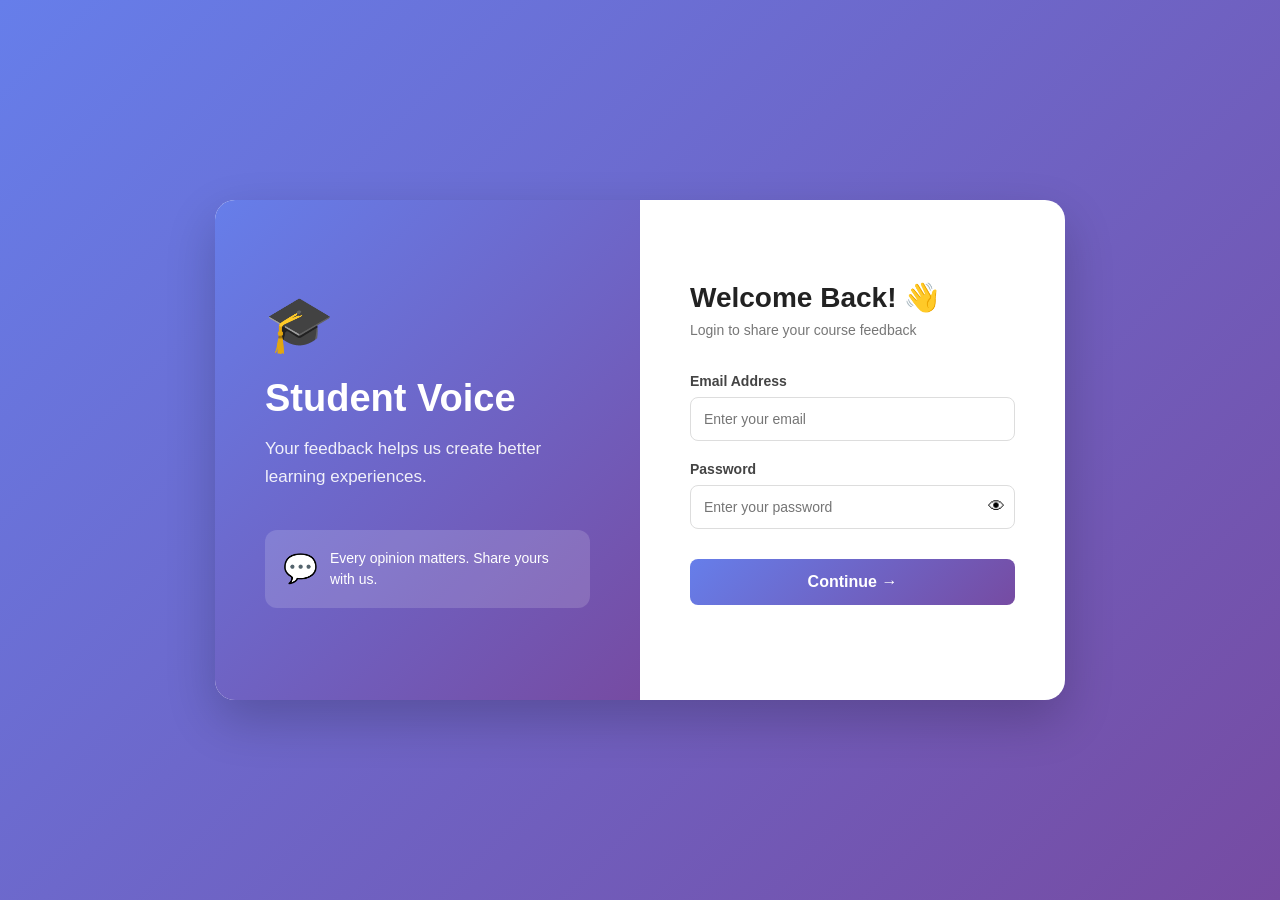
<file: index.html>
<!DOCTYPE html>
<html lang="en">

<head>

    <meta charset="UTF-8">

    <meta name="viewport" content="width=device-width, initial-scale=1.0">

    <title>Student Voice | Login</title>

    <link rel="stylesheet" href="css/style.css">

</head>

<body>

    <div class="login-container">

        <!-- Left Section -->
        <div class="welcome-section">

            <div class="logo">🎓</div>

            <h1>Student Voice</h1>

            <p>
                Your feedback helps us create
                better learning experiences.
            </p>

            <div class="welcome-message">
                <span>💬</span>
                <p>
                    Every opinion matters.
                    Share yours with us.
                </p>
            </div>

        </div>


        <!-- Right Section -->
        <div class="login-section">

            <h2>Welcome Back! 👋</h2>

            <p class="subtitle">
                Login to share your course feedback
            </p>


            <form id="loginForm">

                <!-- Email -->

                <div class="input-group">

                    <label for="email">
                        Email Address
                    </label>

                    <input
                        type="email"
                        id="email"
                        placeholder="Enter your email"
                    >

                </div>


                <!-- Password -->

                <div class="input-group">

                    <label for="password">
                        Password
                    </label>

                    <div class="password-box">

                        <input
                            type="password"
                            id="password"
                            placeholder="Enter your password"
                        >

                        <button
                            type="button"
                            id="togglePassword">
                            👁
                        </button>

                    </div>

                </div>


                <button
                    type="submit"
                    class="login-button">

                    Continue →

                </button>


                <p id="loginMessage"></p>

            </form>

        </div>

    </div>


    <script src="js/script.js"></script>

</body>

</html>
</file>
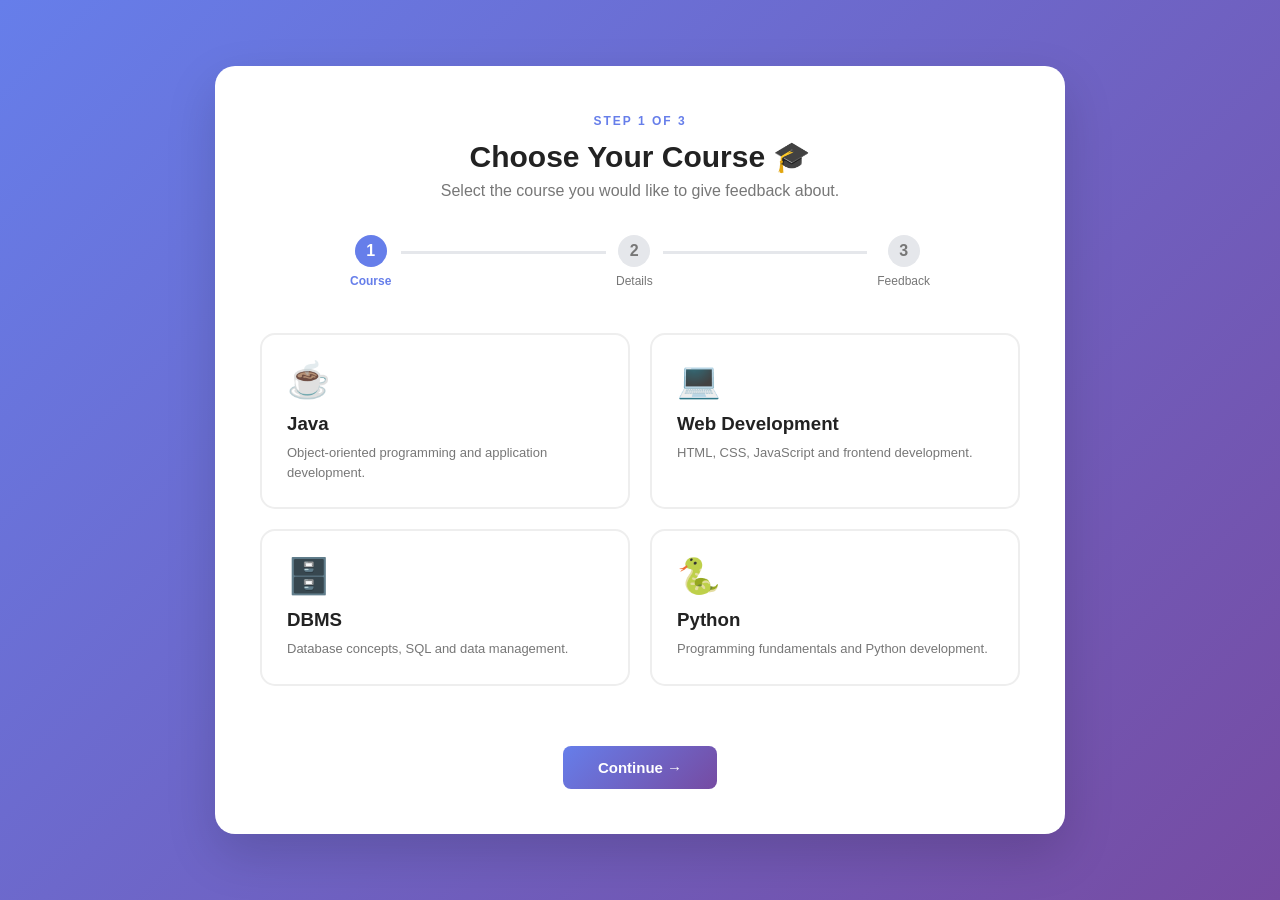
<file: course.html>
<!DOCTYPE html>
<html lang="en">

<head>

    <meta charset="UTF-8">

    <meta name="viewport" content="width=device-width, initial-scale=1.0">

    <title>Student Voice | Select Course</title>

    <link rel="stylesheet" href="css/style.css">

</head>

<body>

    <div class="course-container">

        <!-- Header -->

        <div class="course-header">

            <span class="step-label">
                STEP 1 OF 3
            </span>

            <h1>Choose Your Course 🎓</h1>

            <p>
                Select the course you would like to
                give feedback about.
            </p>

        </div>


        <!-- Progress -->

        <div class="progress-container">

            <div class="progress-line"></div>

            <div class="progress-step active">
                <span>1</span>
                <p>Course</p>
            </div>

            <div class="progress-step">
                <span>2</span>
                <p>Details</p>
            </div>

            <div class="progress-step">
                <span>3</span>
                <p>Feedback</p>
            </div>

        </div>


        <!-- Course Cards -->

        <div class="course-grid">

            <div class="course-card"
                 data-course="Java">

                <div class="course-icon">
                    ☕
                </div>

                <h3>Java</h3>

                <p>
                    Object-oriented programming
                    and application development.
                </p>

            </div>


            <div class="course-card"
                 data-course="Web Development">

                <div class="course-icon">
                    💻
                </div>

                <h3>Web Development</h3>

                <p>
                    HTML, CSS, JavaScript and
                    frontend development.
                </p>

            </div>


            <div class="course-card"
                 data-course="DBMS">

                <div class="course-icon">
                    🗄️
                </div>

                <h3>DBMS</h3>

                <p>
                    Database concepts, SQL and
                    data management.
                </p>

            </div>


            <div class="course-card"
                 data-course="Python">

                <div class="course-icon">
                    🐍
                </div>

                <h3>Python</h3>

                <p>
                    Programming fundamentals and
                    Python development.
                </p>

            </div>

        </div>


        <!-- Selected course -->

        <p id="selectedCourse"></p>


        <!-- Continue button -->

        <button id="continueButton"
                class="continue-button">

            Continue →

        </button>

    </div>


    <script src="js/course.js"></script>

</body>

</html>
</file>
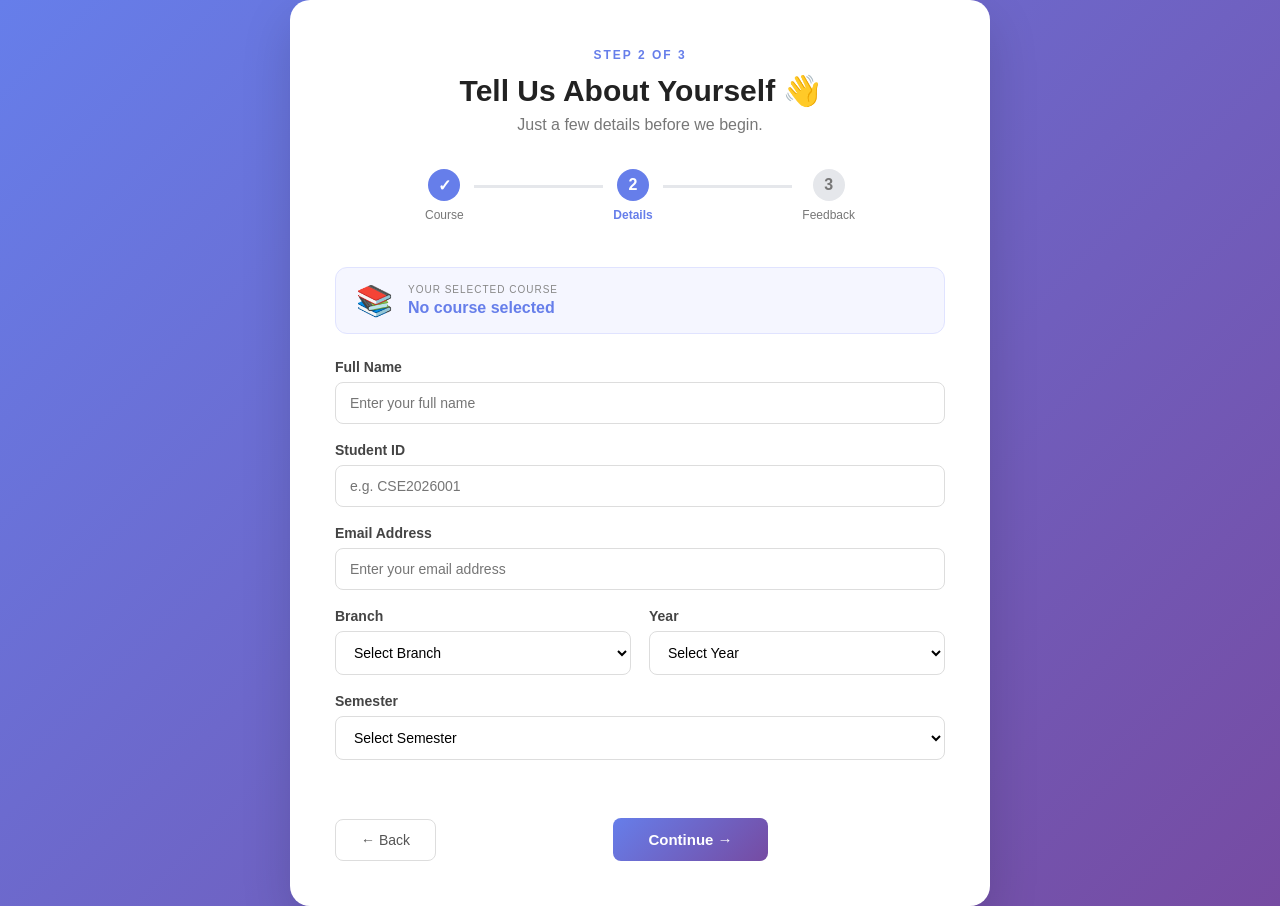
<file: details.html>
<!DOCTYPE html>
<html lang="en">

<head>

    <meta charset="UTF-8">

    <meta name="viewport" content="width=device-width, initial-scale=1.0">

    <title>Student Voice | Personal Details</title>

    <link rel="stylesheet" href="css/style.css">

</head>

<body>

    <div class="details-container">

        <!-- Header -->

        <div class="details-header">

            <span class="step-label">
                STEP 2 OF 3
            </span>

            <h1>Tell Us About Yourself 👋</h1>

            <p>
                Just a few details before we begin.
            </p>

        </div>


        <!-- Progress -->

        <div class="progress-container">

            <div class="progress-line"></div>


            <div class="progress-step completed">

                <span>✓</span>

                <p>Course</p>

            </div>


            <div class="progress-step active">

                <span>2</span>

                <p>Details</p>

            </div>


            <div class="progress-step">

                <span>3</span>

                <p>Feedback</p>

            </div>

        </div>


        <!-- Selected course -->

        <div class="selected-course-box">

            <span>📚</span>

            <div>

                <small>YOUR SELECTED COURSE</small>

                <strong id="courseName">
                    Loading...
                </strong>

            </div>

        </div>


        <!-- Details form -->

        <form id="detailsForm">


            <!-- Full Name -->

            <div class="form-group">

                <label for="fullName">
                    Full Name
                </label>

                <input
                    type="text"
                    id="fullName"
                    placeholder="Enter your full name"
                >

            </div>


            <!-- Student ID -->

            <div class="form-group">

                <label for="studentId">
                    Student ID
                </label>

                <input
                    type="text"
                    id="studentId"
                    placeholder="e.g. CSE2026001"
                >

            </div>
            
<!-- Email -->

<div class="form-group">

    <label for="email">
        Email Address
    </label>

    <input
        type="email"
        id="email"
        placeholder="Enter your email address"
        required
    >

</div>



            <!-- Branch -->

            <div class="form-row">

                <div class="form-group">

                    <label for="branch">
                        Branch
                    </label>

                    <select id="branch">

                        <option value="">
                            Select Branch
                        </option>

                        <option value="CSE">
                            Computer Science
                        </option>

                        <option value="IT">
                            Information Technology
                        </option>

                        <option value="ENTC">
                            Electronics & Telecommunication
                        </option>

                        <option value="Mechanical">
                            Mechanical
                        </option>

                        <option value="Civil">
                            Civil
                        </option>

                    </select>

                </div>


                <!-- Year -->

                <div class="form-group">

                    <label for="year">
                        Year
                    </label>

                    <select id="year">

                        <option value="">
                            Select Year
                        </option>

                        <option value="1st Year">
                            1st Year
                        </option>

                        <option value="2nd Year">
                            2nd Year
                        </option>

                        <option value="3rd Year">
                            3rd Year
                        </option>

                        <option value="Final Year">
                            Final Year
                        </option>

                    </select>

                </div>

            </div>


            <!-- Semester -->

            <div class="form-group">

                <label for="semester">
                    Semester
                </label>

                <select id="semester">

                    <option value="">
                        Select Semester
                    </option>

                    <option value="1">
                        Semester 1
                    </option>

                    <option value="2">
                        Semester 2
                    </option>

                    <option value="3">
                        Semester 3
                    </option>

                    <option value="4">
                        Semester 4
                    </option>

                    <option value="5">
                        Semester 5
                    </option>

                    <option value="6">
                        Semester 6
                    </option>

                    <option value="7">
                        Semester 7
                    </option>

                    <option value="8">
                        Semester 8
                    </option>

                </select>

            </div>


            <!-- Message -->

            <p id="detailsMessage"></p>


            <!-- Buttons -->

            <div class="details-buttons">

                <button
                    type="button"
                    id="backButton"
                    class="back-button">

                    ← Back

                </button>


                <button
                    type="submit"
                    class="continue-button">

                    Continue →

                </button>

            </div>

        </form>

    </div>


    <script src="js/details.js"></script>

</body>

</html>
</file>
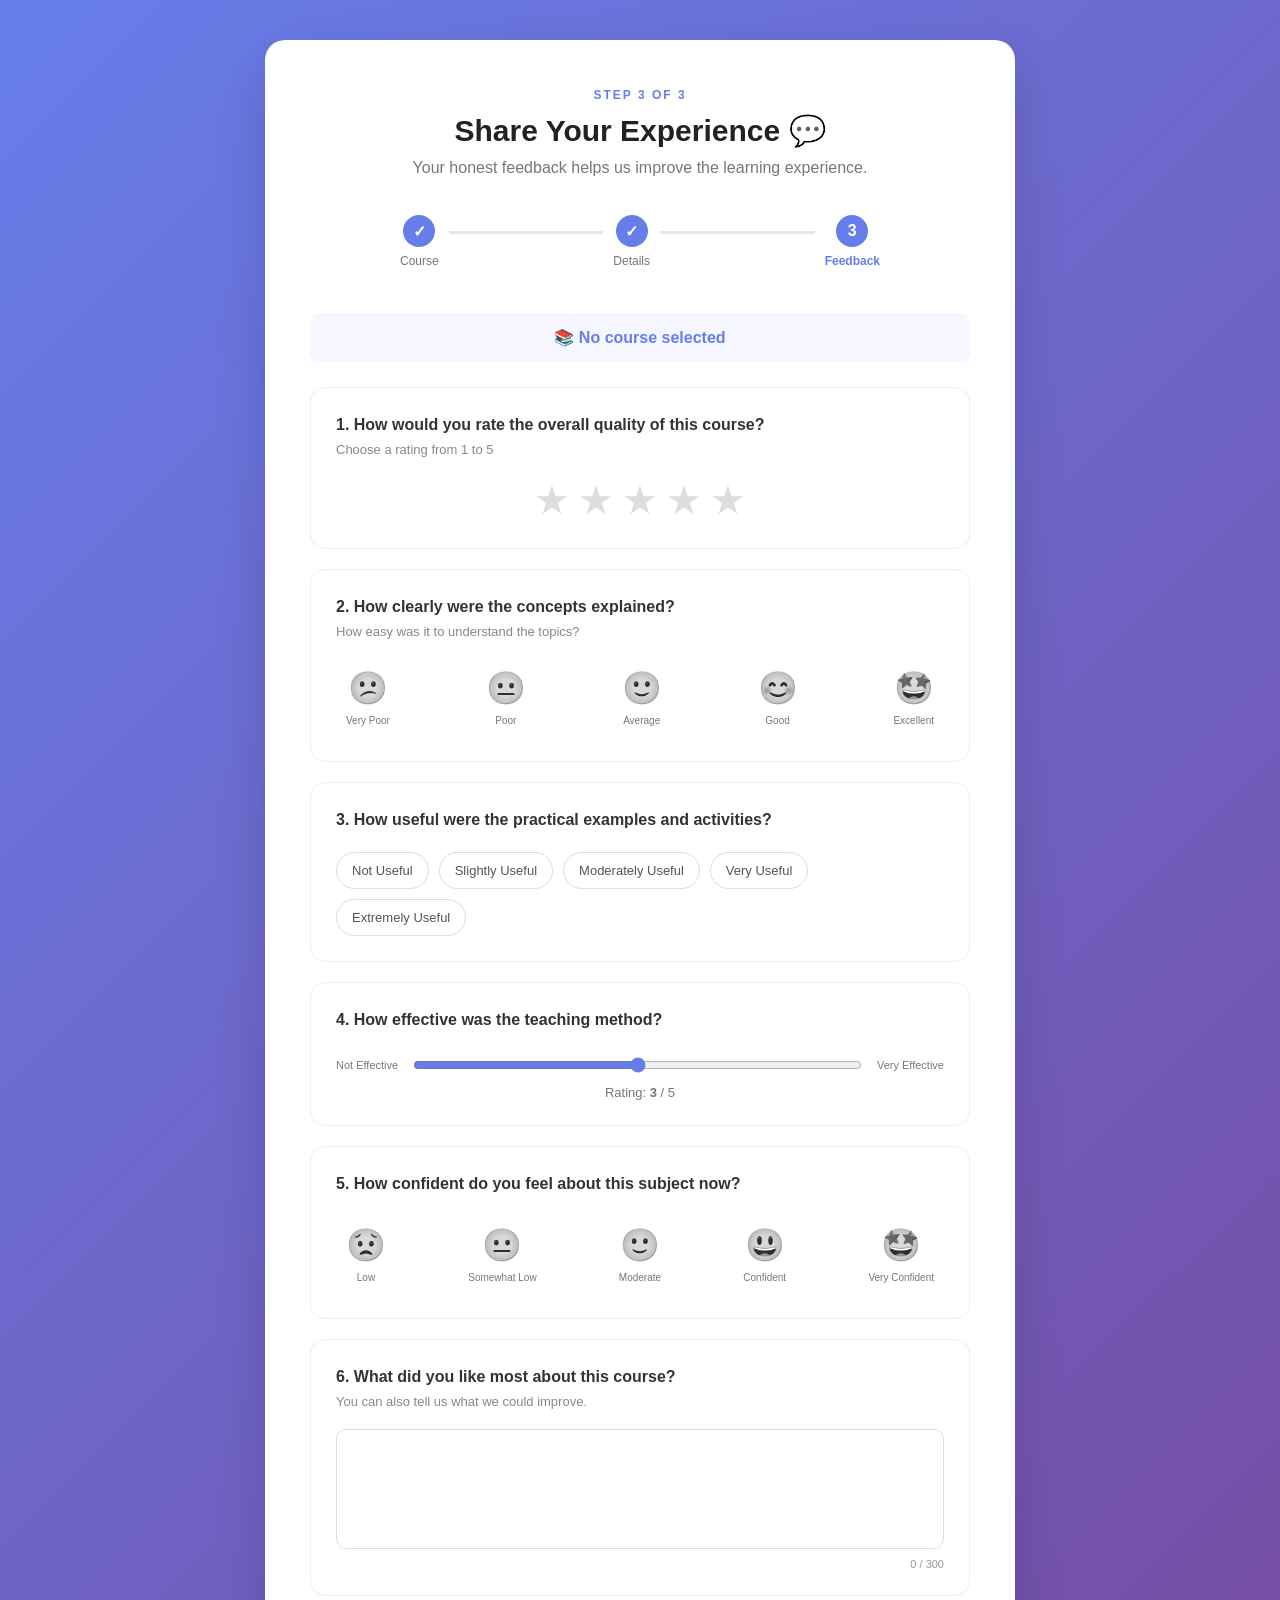
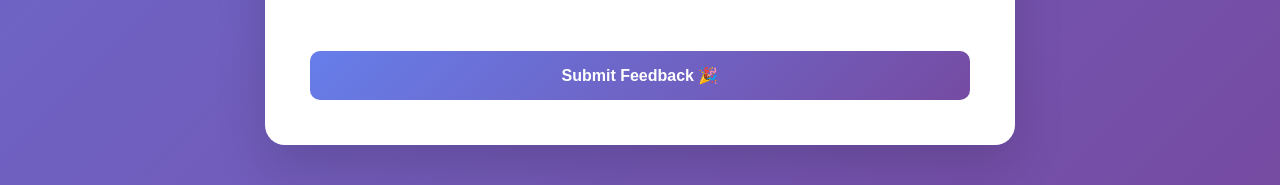
<file: feedback.html>
<!DOCTYPE html>
<html lang="en">

<head>

    <meta charset="UTF-8">

    <meta name="viewport"
          content="width=device-width, initial-scale=1.0">

    <title>Student Voice | Feedback</title>

    <link rel="stylesheet"
          href="css/style.css">

</head>

<body>

    <div class="feedback-container">


        <!-- Header -->

        <div class="feedback-header">

            <span class="step-label">
                STEP 3 OF 3
            </span>

            <h1>Share Your Experience 💬</h1>

            <p>
                Your honest feedback helps us
                improve the learning experience.
            </p>

        </div>


        <!-- Progress -->

        <div class="progress-container">

            <div class="progress-line"></div>


            <div class="progress-step completed">

                <span>✓</span>

                <p>Course</p>

            </div>


            <div class="progress-step completed">

                <span>✓</span>

                <p>Details</p>

            </div>


            <div class="progress-step active">

                <span>3</span>

                <p>Feedback</p>

            </div>

        </div>


        <!-- Selected course -->

        <div class="feedback-course">

            📚 <strong id="courseName">
                Loading...
            </strong>

        </div>


        <form id="feedbackForm">


            <!-- Question 1 -->

            <div class="question-card">

                <h3>
                    1. How would you rate the
                    overall quality of this course?
                </h3>

                <p class="question-hint">
                    Choose a rating from 1 to 5
                </p>


                <div class="star-rating">

                    <input type="radio"
                           name="overall"
                           value="1"
                           id="overall1">

                    <label for="overall1">★</label>


                    <input type="radio"
                           name="overall"
                           value="2"
                           id="overall2">

                    <label for="overall2">★</label>


                    <input type="radio"
                           name="overall"
                           value="3"
                           id="overall3">

                    <label for="overall3">★</label>


                    <input type="radio"
                           name="overall"
                           value="4"
                           id="overall4">

                    <label for="overall4">★</label>


                    <input type="radio"
                           name="overall"
                           value="5"
                           id="overall5">

                    <label for="overall5">★</label>

                </div>

            </div>


            <!-- Question 2 -->

            <div class="question-card">

                <h3>
                    2. How clearly were the concepts
                    explained?
                </h3>

                <p class="question-hint">
                    How easy was it to understand
                    the topics?
                </p>


                <div class="emoji-options">

                    <label>

                        <input type="radio"
                               name="clarity"
                               value="1">

                        <span>😕</span>

                        <small>Very Poor</small>

                    </label>


                    <label>

                        <input type="radio"
                               name="clarity"
                               value="2">

                        <span>😐</span>

                        <small>Poor</small>

                    </label>


                    <label>

                        <input type="radio"
                               name="clarity"
                               value="3">

                        <span>🙂</span>

                        <small>Average</small>

                    </label>


                    <label>

                        <input type="radio"
                               name="clarity"
                               value="4">

                        <span>😊</span>

                        <small>Good</small>

                    </label>


                    <label>

                        <input type="radio"
                               name="clarity"
                               value="5">

                        <span>🤩</span>

                        <small>Excellent</small>

                    </label>

                </div>

            </div>


            <!-- Question 3 -->

            <div class="question-card">

                <h3>
                    3. How useful were the practical
                    examples and activities?
                </h3>


                <div class="option-group">

                    <label>

                        <input type="radio"
                               name="practical"
                               value="1">

                        <span>Not Useful</span>

                    </label>


                    <label>

                        <input type="radio"
                               name="practical"
                               value="2">

                        <span>Slightly Useful</span>

                    </label>


                    <label>

                        <input type="radio"
                               name="practical"
                               value="3">

                        <span>Moderately Useful</span>

                    </label>


                    <label>

                        <input type="radio"
                               name="practical"
                               value="4">

                        <span>Very Useful</span>

                    </label>


                    <label>

                        <input type="radio"
                               name="practical"
                               value="5">

                        <span>Extremely Useful</span>

                    </label>

                </div>

            </div>


            <!-- Question 4 -->

            <div class="question-card">

                <h3>
                    4. How effective was the teaching
                    method?
                </h3>

                <div class="slider-container">

                    <span>Not Effective</span>

                    <input
                        type="range"
                        id="teaching"
                        name="teaching"
                        min="1"
                        max="5"
                        value="3">

                    <span>Very Effective</span>

                </div>

                <div class="slider-value">

                    Rating:
                    <strong id="teachingValue">
                        3
                    </strong>
                    / 5

                </div>

            </div>


            <!-- Question 5 -->

            <div class="question-card">

                <h3>
                    5. How confident do you feel about
                    this subject now?
                </h3>

                <div class="confidence-options">

                    <label>

                        <input type="radio"
                               name="confidence"
                               value="1">

                        <span>😟</span>

                        <small>Low</small>

                    </label>


                    <label>

                        <input type="radio"
                               name="confidence"
                               value="2">

                        <span>😐</span>

                        <small>Somewhat Low</small>

                    </label>


                    <label>

                        <input type="radio"
                               name="confidence"
                               value="3">

                        <span>🙂</span>

                        <small>Moderate</small>

                    </label>


                    <label>

                        <input type="radio"
                               name="confidence"
                               value="4">

                        <span>😃</span>

                        <small>Confident</small>

                    </label>


                    <label>

                        <input type="radio"
                               name="confidence"
                               value="5">

                        <span>🤩</span>

                        <small>Very Confident</small>

                    </label>

                </div>

            </div>


            <!-- Question 6 -->

            <div class="question-card">

                <h3>
                    6. What did you like most about
                    this course?
                </h3>

                <p class="question-hint">
                    You can also tell us what we
                    could improve.
                </p>


                <textarea
                    id="comments"
                    placeholder="Share your thoughts...">
                </textarea>


                <div class="character-count">

                    <span id="charCount">0</span>
                    / 300

                </div>

            </div>


            <!-- Message -->

            <p id="feedbackMessage"></p>


            <!-- Submit -->

            <button
                type="submit"
                class="submit-feedback">

                Submit Feedback 🎉

            </button>


        </form>

    </div>


    <script src="js/feedback.js"></script>

</body>

</html>
</file>
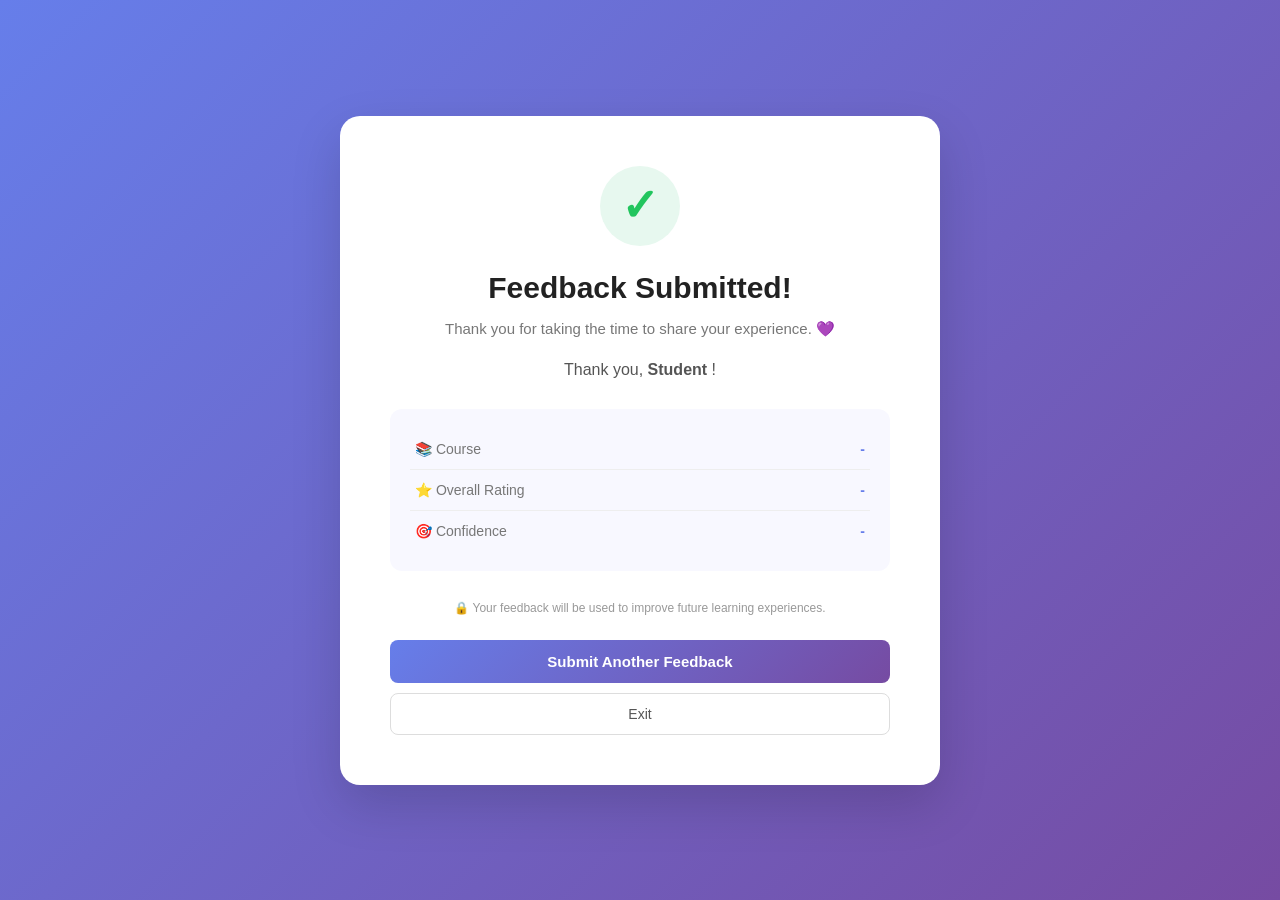
<file: thankyou.html>
<!DOCTYPE html>
<html lang="en">

<head>

    <meta charset="UTF-8">

    <meta name="viewport"
          content="width=device-width, initial-scale=1.0">

    <title>Student Voice | Thank You</title>

    <link rel="stylesheet"
          href="css/style.css">

</head>

<body>

    <div class="thankyou-container">


        <!-- Success Icon -->

        <div class="success-icon">

            ✓

        </div>


        <h1>
            Feedback Submitted!
        </h1>


        <p class="thankyou-subtitle">

            Thank you for taking the time
            to share your experience. 💜

        </p>


        <!-- Student name -->

        <p class="student-greeting">

            Thank you,
            <strong id="studentName">
                Student
            </strong>!

        </p>


        <!-- Summary -->

        <div class="feedback-summary">


            <div class="summary-item">

                <span>📚 Course</span>

                <strong id="courseName">
                    -
                </strong>

            </div>


            <div class="summary-item">

                <span>⭐ Overall Rating</span>

                <strong id="overallRating">
                    -
                </strong>

            </div>


            <div class="summary-item">

                <span>🎯 Confidence</span>

                <strong id="confidence">
                    -
                </strong>

            </div>


        </div>


        <p class="privacy-note">

            🔒 Your feedback will be used to
            improve future learning experiences.

        </p>


        <!-- Buttons -->

        <div class="thankyou-buttons">

            <button
                id="newFeedback"
                class="continue-button">

                Submit Another Feedback

            </button>


            <button
                id="exitButton"
                class="back-button">

                Exit

            </button>

        </div>


    </div>


    <script src="js/thankyou.js"></script>

</body>

</html>
</file>
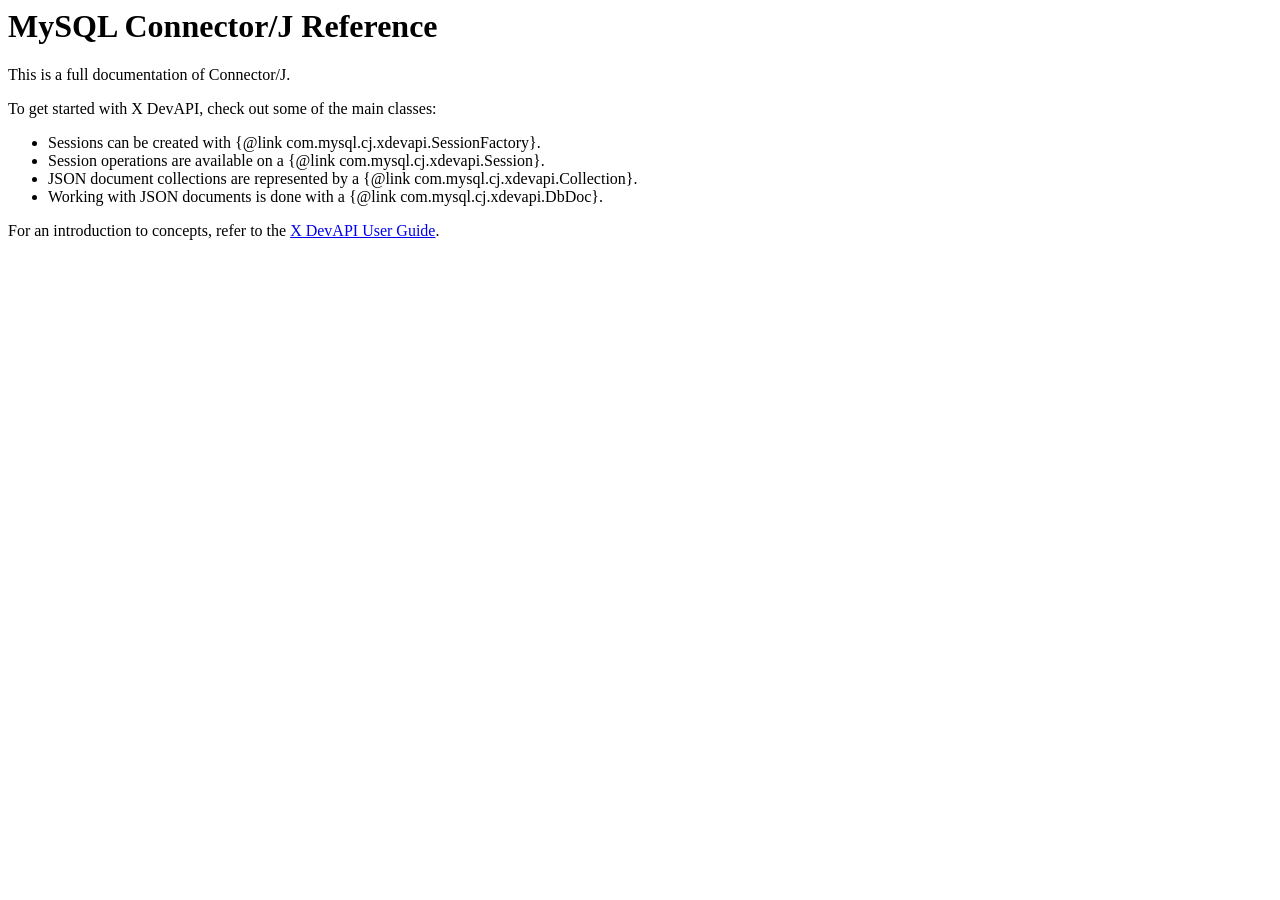
<file: backend/lib/mysql-connector-j-26.7.0/mysql-connector-j-26.7.0/src/main/doc/connector-j-overview.html>
<body>
  <h1>MySQL Connector/J Reference</h1>

  <p>This is a full documentation of Connector/J.</p>

  <p>To get started with X DevAPI, check out some of the main classes:</p>

  <ul>
    <li>Sessions can be created with {@link com.mysql.cj.xdevapi.SessionFactory}.</li>
    <li>Session operations are available on a {@link com.mysql.cj.xdevapi.Session}.</li>
    <li>JSON document collections are represented by a {@link com.mysql.cj.xdevapi.Collection}.</li>
    <li>Working with JSON documents is done with a {@link com.mysql.cj.xdevapi.DbDoc}.</li>
  </ul>

  <p>For an introduction to concepts, refer to the <a href="http://dev.mysql.com/doc/x-devapi-userguide/en/index.html" target="_blank">X DevAPI User
      Guide</a>.</p>
</body>
</file>
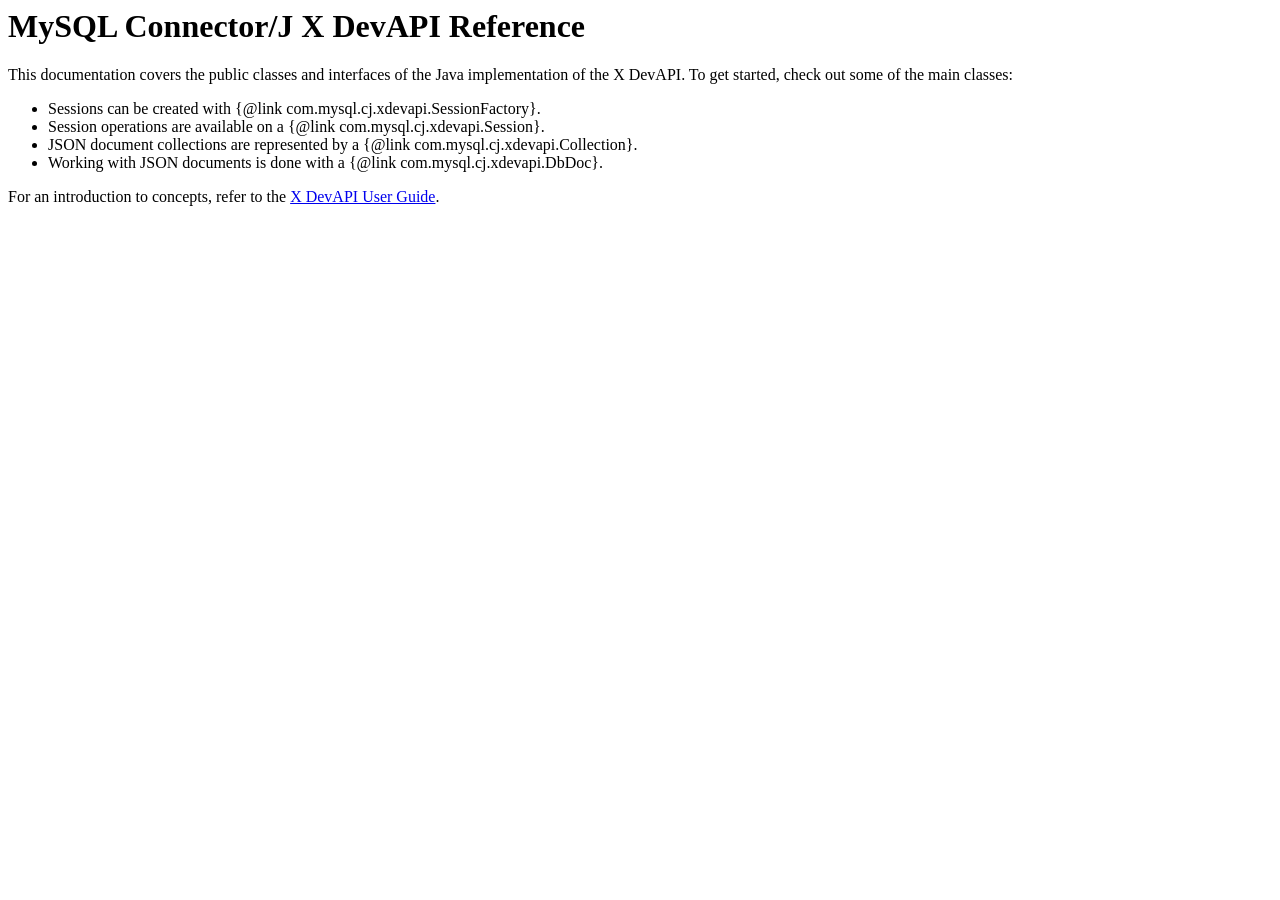
<file: backend/lib/mysql-connector-j-26.7.0/mysql-connector-j-26.7.0/src/main/doc/mysqlx-overview.html>
<body>
  <h1>MySQL Connector/J X DevAPI Reference</h1>

  <p>This documentation covers the public classes and interfaces of the Java implementation of the X DevAPI. To get started, check out some of the main
      classes:</p>

  <ul>
    <li>Sessions can be created with {@link com.mysql.cj.xdevapi.SessionFactory}.</li>
    <li>Session operations are available on a {@link com.mysql.cj.xdevapi.Session}.</li>
    <li>JSON document collections are represented by a {@link com.mysql.cj.xdevapi.Collection}.</li>
    <li>Working with JSON documents is done with a {@link com.mysql.cj.xdevapi.DbDoc}.</li>
  </ul>

  <p>For an introduction to concepts, refer to the <a href="http://dev.mysql.com/doc/x-devapi-userguide/en/index.html" target="_blank">X DevAPI User
      Guide</a>.</p>
</body>
</file>
<file: css/style.css>
* {
    margin: 0;
    padding: 0;
    box-sizing: border-box;
}


body {
    font-family: Arial, sans-serif;

    min-height: 100vh;

    display: flex;
    justify-content: center;
    align-items: center;

    background: linear-gradient(
        135deg,
        #667eea,
        #764ba2
    );
}


/* Main container */

.login-container {

    width: 850px;

    min-height: 500px;

    background: white;

    border-radius: 20px;

    overflow: hidden;

    display: flex;

    box-shadow:
        0 20px 50px rgba(0, 0, 0, 0.2);
}


/* Left side */

.welcome-section {

    width: 50%;

    background: linear-gradient(
        135deg,
        #667eea,
        #764ba2
    );

    color: white;

    padding: 50px;

    display: flex;

    flex-direction: column;

    justify-content: center;
}


.logo {

    font-size: 55px;

    margin-bottom: 20px;
}


.welcome-section h1 {

    font-size: 38px;

    margin-bottom: 15px;
}


.welcome-section > p {

    font-size: 17px;

    line-height: 1.6;

    opacity: 0.9;
}


/* Small message card */

.welcome-message {

    margin-top: 40px;

    padding: 18px;

    background: rgba(255, 255, 255, 0.15);

    border-radius: 12px;

    display: flex;

    gap: 12px;

    align-items: center;
}


.welcome-message span {

    font-size: 28px;
}


.welcome-message p {

    font-size: 14px;

    line-height: 1.5;
}


/* Right side */

.login-section {

    width: 50%;

    padding: 60px 50px;

    display: flex;

    flex-direction: column;

    justify-content: center;
}


.login-section h2 {

    font-size: 28px;

    color: #222;

    margin-bottom: 8px;
}


.subtitle {

    color: #777;

    font-size: 14px;

    margin-bottom: 35px;
}


/* Input */

.input-group {

    margin-bottom: 20px;
}


.input-group label {

    display: block;

    font-size: 14px;

    font-weight: bold;

    color: #444;

    margin-bottom: 8px;
}


.input-group input {

    width: 100%;

    padding: 13px;

    border: 1px solid #ddd;

    border-radius: 8px;

    outline: none;

    font-size: 14px;

    transition: 0.3s;
}


.input-group input:focus {

    border-color: #667eea;

    box-shadow:
        0 0 0 3px rgba(102, 126, 234, 0.1);
}


/* Password */

.password-box {

    position: relative;
}


.password-box input {

    padding-right: 45px;
}


.password-box button {

    position: absolute;

    right: 10px;

    top: 50%;

    transform: translateY(-50%);

    border: none;

    background: none;

    cursor: pointer;

    font-size: 17px;
}


/* Login button */

.login-button {

    width: 100%;

    padding: 14px;

    margin-top: 10px;

    border: none;

    border-radius: 8px;

    background: linear-gradient(
        135deg,
        #667eea,
        #764ba2
    );

    color: white;

    font-size: 16px;

    font-weight: bold;

    cursor: pointer;

    transition: 0.3s;
}


.login-button:hover {

    transform: translateY(-2px);

    box-shadow:
        0 8px 20px rgba(102, 126, 234, 0.3);
}


/* Error / success message */

#loginMessage {

    text-align: center;

    margin-top: 15px;

    font-size: 14px;
}


/* Mobile */

@media (max-width: 750px) {

    .login-container {

        width: 90%;

        flex-direction: column;
    }

    .welcome-section,
    .login-section {

        width: 100%;
    }

    .welcome-section {

        padding: 35px;
    }

    .login-section {

        padding: 40px 30px;
    }

}
/* =================================
   COURSE SELECTION PAGE
================================= */

.course-container {

    width: 850px;

    min-height: 600px;

    background: white;

    border-radius: 20px;

    padding: 45px;

    box-shadow:
        0 20px 50px rgba(0, 0, 0, 0.15);
}


/* Header */

.course-header {

    text-align: center;

    margin-bottom: 30px;
}


.step-label {

    color: #667eea;

    font-size: 12px;

    font-weight: bold;

    letter-spacing: 2px;
}


.course-header h1 {

    margin-top: 10px;

    font-size: 30px;

    color: #222;
}


.course-header p {

    margin-top: 8px;

    color: #777;
}


/* Progress */

.progress-container {

    position: relative;

    display: flex;

    justify-content: space-between;

    margin: 35px 80px 45px;
}


.progress-line {

    position: absolute;

    top: 16px;

    left: 10px;

    right: 10px;

    height: 3px;

    background: #e5e7eb;

    z-index: 0;
}


.progress-step {

    position: relative;

    z-index: 1;

    text-align: center;

    background: white;

    padding: 0 10px;
}


.progress-step span {

    width: 32px;

    height: 32px;

    display: flex;

    align-items: center;

    justify-content: center;

    margin: auto;

    border-radius: 50%;

    background: #e5e7eb;

    color: #777;

    font-weight: bold;
}


.progress-step.active span {

    background: #667eea;

    color: white;
}


.progress-step p {

    font-size: 12px;

    margin-top: 7px;

    color: #777;
}


.progress-step.active p {

    color: #667eea;

    font-weight: bold;
}


/* Course cards */

.course-grid {

    display: grid;

    grid-template-columns: 1fr 1fr;

    gap: 20px;
}


.course-card {

    padding: 25px;

    border: 2px solid #eee;

    border-radius: 15px;

    cursor: pointer;

    transition: all 0.25s ease;

    position: relative;
}


.course-card:hover {

    transform: translateY(-5px);

    border-color: #a5b4fc;

    box-shadow:
        0 10px 25px rgba(102, 126, 234, 0.15);
}


.course-card.selected {

    border-color: #667eea;

    background: #f5f6ff;

    box-shadow:
        0 8px 25px rgba(102, 126, 234, 0.2);
}


.course-icon {

    font-size: 35px;

    margin-bottom: 12px;
}


.course-card h3 {

    margin-bottom: 8px;

    color: #222;
}


.course-card p {

    color: #777;

    font-size: 13px;

    line-height: 1.5;
}


/* Selected message */

#selectedCourse {

    text-align: center;

    margin: 20px 0;

    color: #667eea;

    font-weight: bold;

    min-height: 20px;
}


/* Continue */

.continue-button {

    display: block;

    margin: auto;

    padding: 13px 35px;

    border: none;

    border-radius: 8px;

    background: linear-gradient(
        135deg,
        #667eea,
        #764ba2
    );

    color: white;

    font-size: 15px;

    font-weight: bold;

    cursor: pointer;

    transition: 0.3s;
}


.continue-button:hover {

    transform: translateY(-2px);

    box-shadow:
        0 8px 20px rgba(102, 126, 234, 0.3);
}
/* =================================
   PERSONAL DETAILS PAGE
================================= */

.details-container {

    width: 700px;

    min-height: 650px;

    background: white;

    border-radius: 20px;

    padding: 45px;

    box-shadow:
        0 20px 50px rgba(0, 0, 0, 0.15);
}


/* Header */

.details-header {

    text-align: center;

    margin-bottom: 25px;
}


.details-header h1 {

    margin-top: 10px;

    font-size: 30px;

    color: #222;
}


.details-header p {

    margin-top: 8px;

    color: #777;
}


/* Completed progress step */

.progress-step.completed span {

    background: #667eea;

    color: white;
}


/* Selected course */

.selected-course-box {

    display: flex;

    align-items: center;

    gap: 15px;

    padding: 15px 20px;

    margin-bottom: 25px;

    background: #f5f6ff;

    border: 1px solid #e0e3ff;

    border-radius: 12px;
}


.selected-course-box > span {

    font-size: 30px;
}


.selected-course-box small {

    display: block;

    color: #888;

    font-size: 10px;

    letter-spacing: 1px;

    margin-bottom: 4px;
}


.selected-course-box strong {

    display: block;

    color: #667eea;

    font-size: 16px;
}


/* Form */

.form-group {

    margin-bottom: 18px;
}


.form-group label {

    display: block;

    font-size: 14px;

    font-weight: bold;

    color: #444;

    margin-bottom: 7px;
}


.form-group input,
.form-group select {

    width: 100%;

    padding: 12px 14px;

    border: 1px solid #ddd;

    border-radius: 8px;

    outline: none;

    font-size: 14px;

    background: white;

    transition: 0.3s;
}


.form-group input:focus,
.form-group select:focus {

    border-color: #667eea;

    box-shadow:
        0 0 0 3px rgba(102, 126, 234, 0.1);
}


/* Two-column row */

.form-row {

    display: grid;

    grid-template-columns: 1fr 1fr;

    gap: 18px;
}


/* Buttons */

.details-buttons {

    display: flex;

    justify-content: space-between;

    align-items: center;

    margin-top: 20px;
}


.back-button {

    padding: 12px 25px;

    border: 1px solid #ddd;

    background: white;

    color: #555;

    border-radius: 8px;

    font-size: 14px;

    cursor: pointer;

    transition: 0.3s;
}


.back-button:hover {

    background: #f5f5f5;

}


/* Error message */

#detailsMessage {

    text-align: center;

    font-size: 14px;

    min-height: 20px;

    margin-top: 5px;
}


/* Mobile */

@media (max-width: 700px) {

    .details-container {

        width: 90%;

        padding: 30px 25px;
    }

    .form-row {

        grid-template-columns: 1fr;
        
        gap: 0;
    }

    .details-buttons {

        gap: 15px;
    }

}
/* =================================
   FEEDBACK PAGE
================================= */

.feedback-container {

    width: 750px;

    margin: 40px auto;

    background: white;

    border-radius: 20px;

    padding: 45px;

    box-shadow:
        0 20px 50px rgba(0, 0, 0, 0.15);
}


/* Header */

.feedback-header {

    text-align: center;

    margin-bottom: 25px;
}


.feedback-header h1 {

    margin-top: 10px;

    font-size: 30px;

    color: #222;
}


.feedback-header p {

    margin-top: 8px;

    color: #777;

    line-height: 1.5;
}


/* Course */

.feedback-course {

    padding: 15px 20px;

    background: #f5f6ff;

    border-radius: 10px;

    margin-bottom: 25px;

    color: #667eea;

    text-align: center;
}


/* Question */

.question-card {

    padding: 25px;

    border: 1px solid #eee;

    border-radius: 15px;

    margin-bottom: 20px;

    transition: 0.3s;
}


.question-card:hover {

    border-color: #d8dcff;

    box-shadow:
        0 5px 20px rgba(102, 126, 234, 0.08);
}


.question-card h3 {

    font-size: 16px;

    color: #333;

    line-height: 1.5;
}


.question-hint {

    font-size: 13px;

    color: #888;

    margin-top: 5px;

    margin-bottom: 20px;
}


/* =================================
   STAR RATING
================================= */

.star-rating {

    display: flex;

    flex-direction: row-reverse;

    justify-content: center;

    gap: 8px;
}


.star-rating input {

    display: none;
}


.star-rating label {

    font-size: 40px;

    color: #ddd;

    cursor: pointer;

    transition: 0.2s;
}


.star-rating label:hover,
.star-rating label:hover ~ label {

    color: #ffc107;
}


.star-rating input:checked ~ label {

    color: #ffc107;
}


/* =================================
   EMOJI OPTIONS
================================= */

.emoji-options,
.confidence-options {

    display: flex;

    justify-content: space-between;

    margin-top: 20px;
}


.emoji-options label,
.confidence-options label {

    display: flex;

    flex-direction: column;

    align-items: center;

    cursor: pointer;

    padding: 10px;

    border-radius: 10px;

    transition: 0.2s;
}


.emoji-options input,
.confidence-options input {

    display: none;
}


.emoji-options span,
.confidence-options span {

    font-size: 32px;

    filter: grayscale(1);

    transition: 0.2s;
}


.emoji-options label:hover,
.confidence-options label:hover {

    background: #f5f6ff;
}


.emoji-options input:checked + span,
.confidence-options input:checked + span {

    filter: grayscale(0);

    transform: scale(1.25);
}


.emoji-options small,
.confidence-options small {

    margin-top: 8px;

    font-size: 10px;

    color: #777;

    text-align: center;
}


/* =================================
   NORMAL OPTIONS
================================= */

.option-group {

    display: flex;

    flex-wrap: wrap;

    gap: 10px;

    margin-top: 20px;
}


.option-group label {

    cursor: pointer;
}


.option-group input {

    display: none;
}


.option-group span {

    display: block;

    padding: 10px 15px;

    border: 1px solid #ddd;

    border-radius: 20px;

    font-size: 13px;

    color: #555;

    transition: 0.2s;
}


.option-group label:hover span {

    border-color: #667eea;

    color: #667eea;
}


.option-group input:checked + span {

    background: #667eea;

    color: white;

    border-color: #667eea;
}


/* =================================
   SLIDER
================================= */

.slider-container {

    display: flex;

    align-items: center;

    gap: 15px;

    margin-top: 25px;
}


.slider-container span {

    font-size: 11px;

    color: #777;

    white-space: nowrap;
}


.slider-container input {

    flex: 1;

    accent-color: #667eea;

    cursor: pointer;
}


.slider-value {

    text-align: center;

    margin-top: 12px;

    color: #777;

    font-size: 13px;
}


/* =================================
   TEXTAREA
================================= */

.question-card textarea {

    width: 100%;

    height: 120px;

    resize: none;

    padding: 14px;

    border: 1px solid #ddd;

    border-radius: 10px;

    outline: none;

    font-family: Arial, sans-serif;

    font-size: 14px;
}


.question-card textarea:focus {

    border-color: #667eea;

    box-shadow:
        0 0 0 3px rgba(102, 126, 234, 0.1);
}


/* Character count */

.character-count {

    text-align: right;

    margin-top: 5px;

    font-size: 11px;

    color: #999;
}


/* Message */

#feedbackMessage {

    text-align: center;

    min-height: 20px;

    margin: 15px 0;

    font-size: 14px;
}


/* Submit */

.submit-feedback {

    width: 100%;

    padding: 15px;

    border: none;

    border-radius: 10px;

    background: linear-gradient(
        135deg,
        #667eea,
        #764ba2
    );

    color: white;

    font-size: 16px;

    font-weight: bold;

    cursor: pointer;

    transition: 0.3s;
}


.submit-feedback:hover {

    transform: translateY(-2px);

    box-shadow:
        0 10px 25px rgba(102, 126, 234, 0.3);
}


/* Mobile */

@media (max-width: 750px) {

    .feedback-container {

        width: 92%;

        padding: 30px 20px;

        margin: 20px auto;
    }

    .emoji-options,
    .confidence-options {

        gap: 5px;
    }

    .emoji-options span,
    .confidence-options span {

        font-size: 25px;
    }

    .emoji-options small,
    .confidence-options small {

        font-size: 8px;
    }

    .slider-container {

        flex-direction: column;

        align-items: stretch;
    }

}
/* =================================
   THANK YOU PAGE
================================= */

.thankyou-container {

    width: 600px;

    min-height: 550px;

    background: white;

    border-radius: 20px;

    padding: 50px;

    text-align: center;

    box-shadow:
        0 20px 50px rgba(0, 0, 0, 0.15);

}


/* Success icon */

.success-icon {

    width: 80px;

    height: 80px;

    margin: 0 auto 25px;

    border-radius: 50%;

    background: #e7f8ef;

    color: #22c55e;

    display: flex;

    align-items: center;

    justify-content: center;

    font-size: 45px;

    font-weight: bold;

    animation: successPop 0.6s ease;

}


@keyframes successPop {

    0% {

        transform: scale(0);

        opacity: 0;

    }

    70% {

        transform: scale(1.15);

    }

    100% {

        transform: scale(1);

        opacity: 1;

    }

}


/* Heading */

.thankyou-container h1 {

    font-size: 30px;

    color: #222;

    margin-bottom: 12px;

}


.thankyou-subtitle {

    color: #777;

    font-size: 15px;

    line-height: 1.6;

}


.student-greeting {

    margin-top: 20px;

    color: #555;

}


/* Summary */

.feedback-summary {

    margin: 30px 0;

    padding: 20px;

    background: #f8f8ff;

    border-radius: 12px;

    text-align: left;

}


.summary-item {

    display: flex;

    justify-content: space-between;

    align-items: center;

    padding: 12px 5px;

    border-bottom: 1px solid #eee;

}


.summary-item:last-child {

    border-bottom: none;

}


.summary-item span {

    color: #777;

    font-size: 14px;

}


.summary-item strong {

    color: #667eea;

    font-size: 14px;

}


/* Privacy */

.privacy-note {

    font-size: 12px;

    color: #999;

    margin-bottom: 25px;

}


/* Buttons */

.thankyou-buttons {

    display: flex;

    flex-direction: column;

    gap: 10px;

}


.thankyou-buttons .continue-button {

    width: 100%;

}


.thankyou-buttons .back-button {

    width: 100%;

}


@media (max-width: 650px) {

    .thankyou-container {

        width: 90%;

        padding: 35px 25px;

    }

}
</file>
